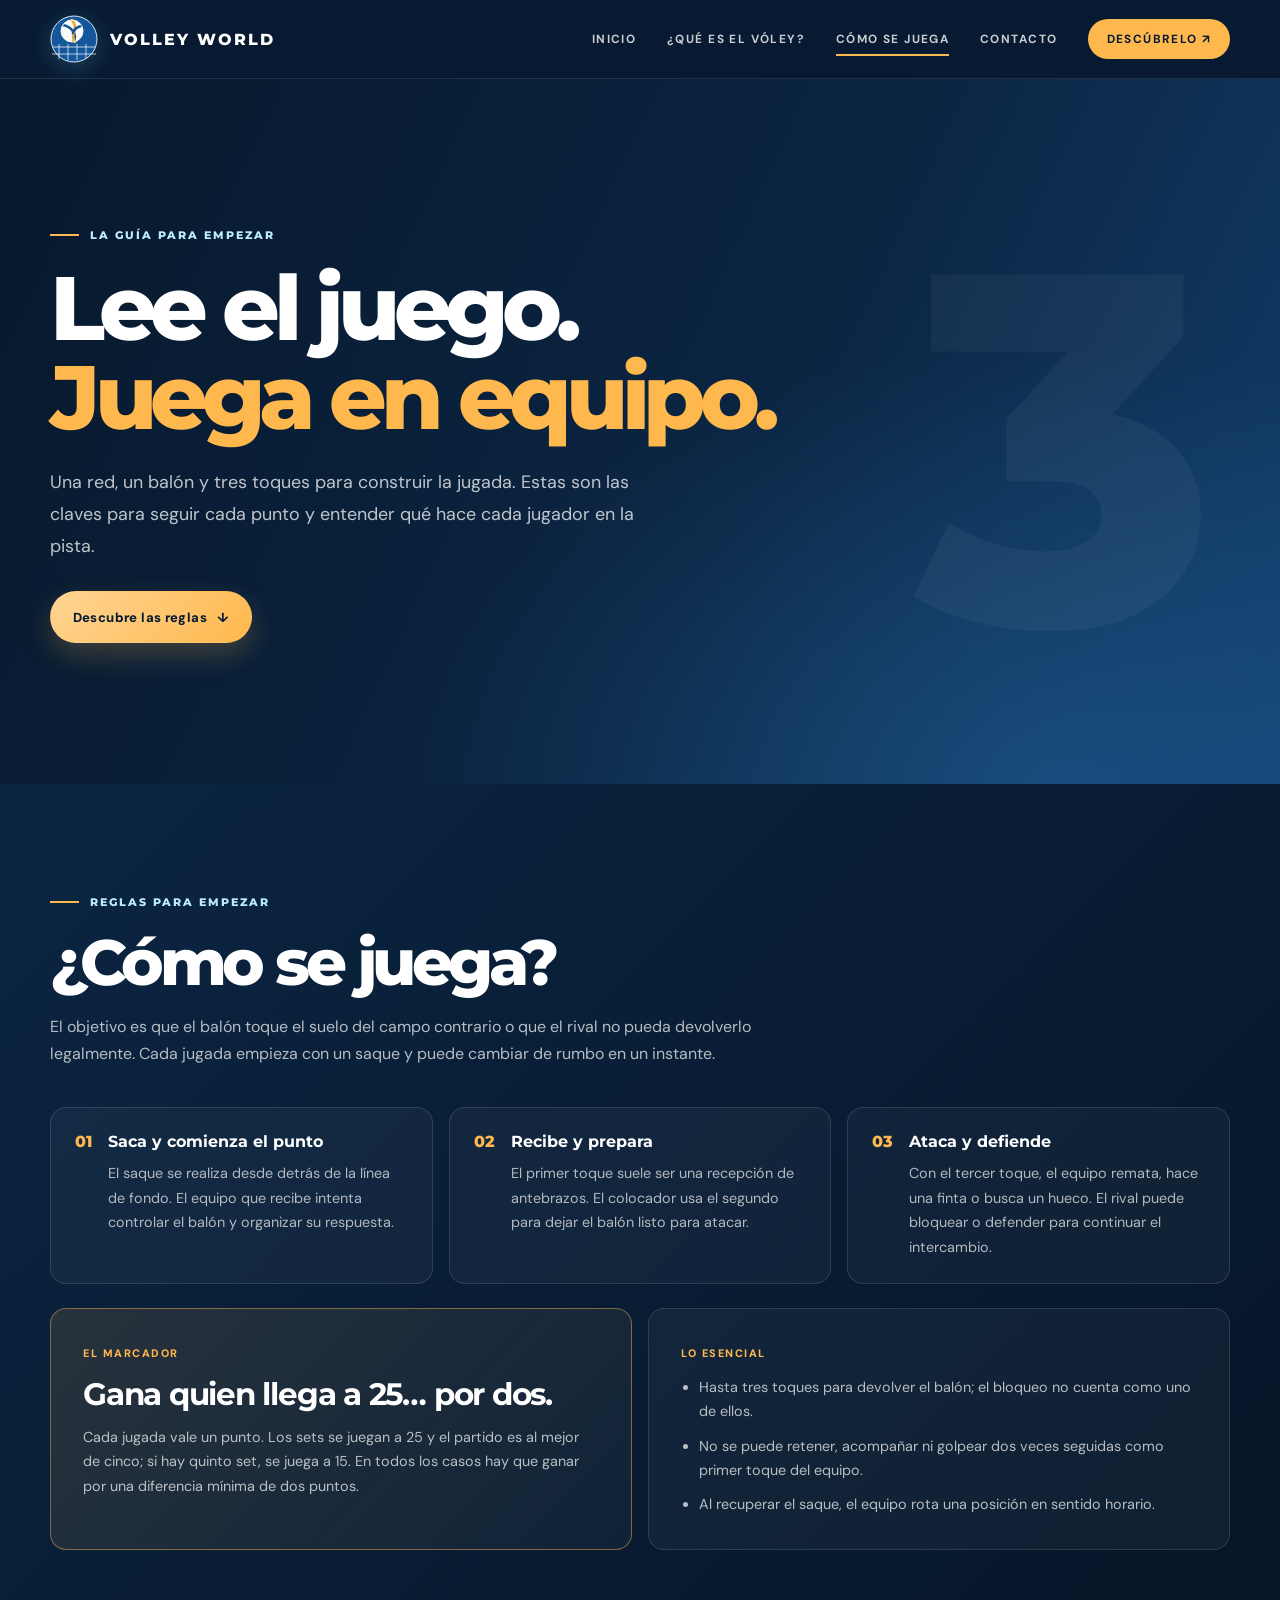
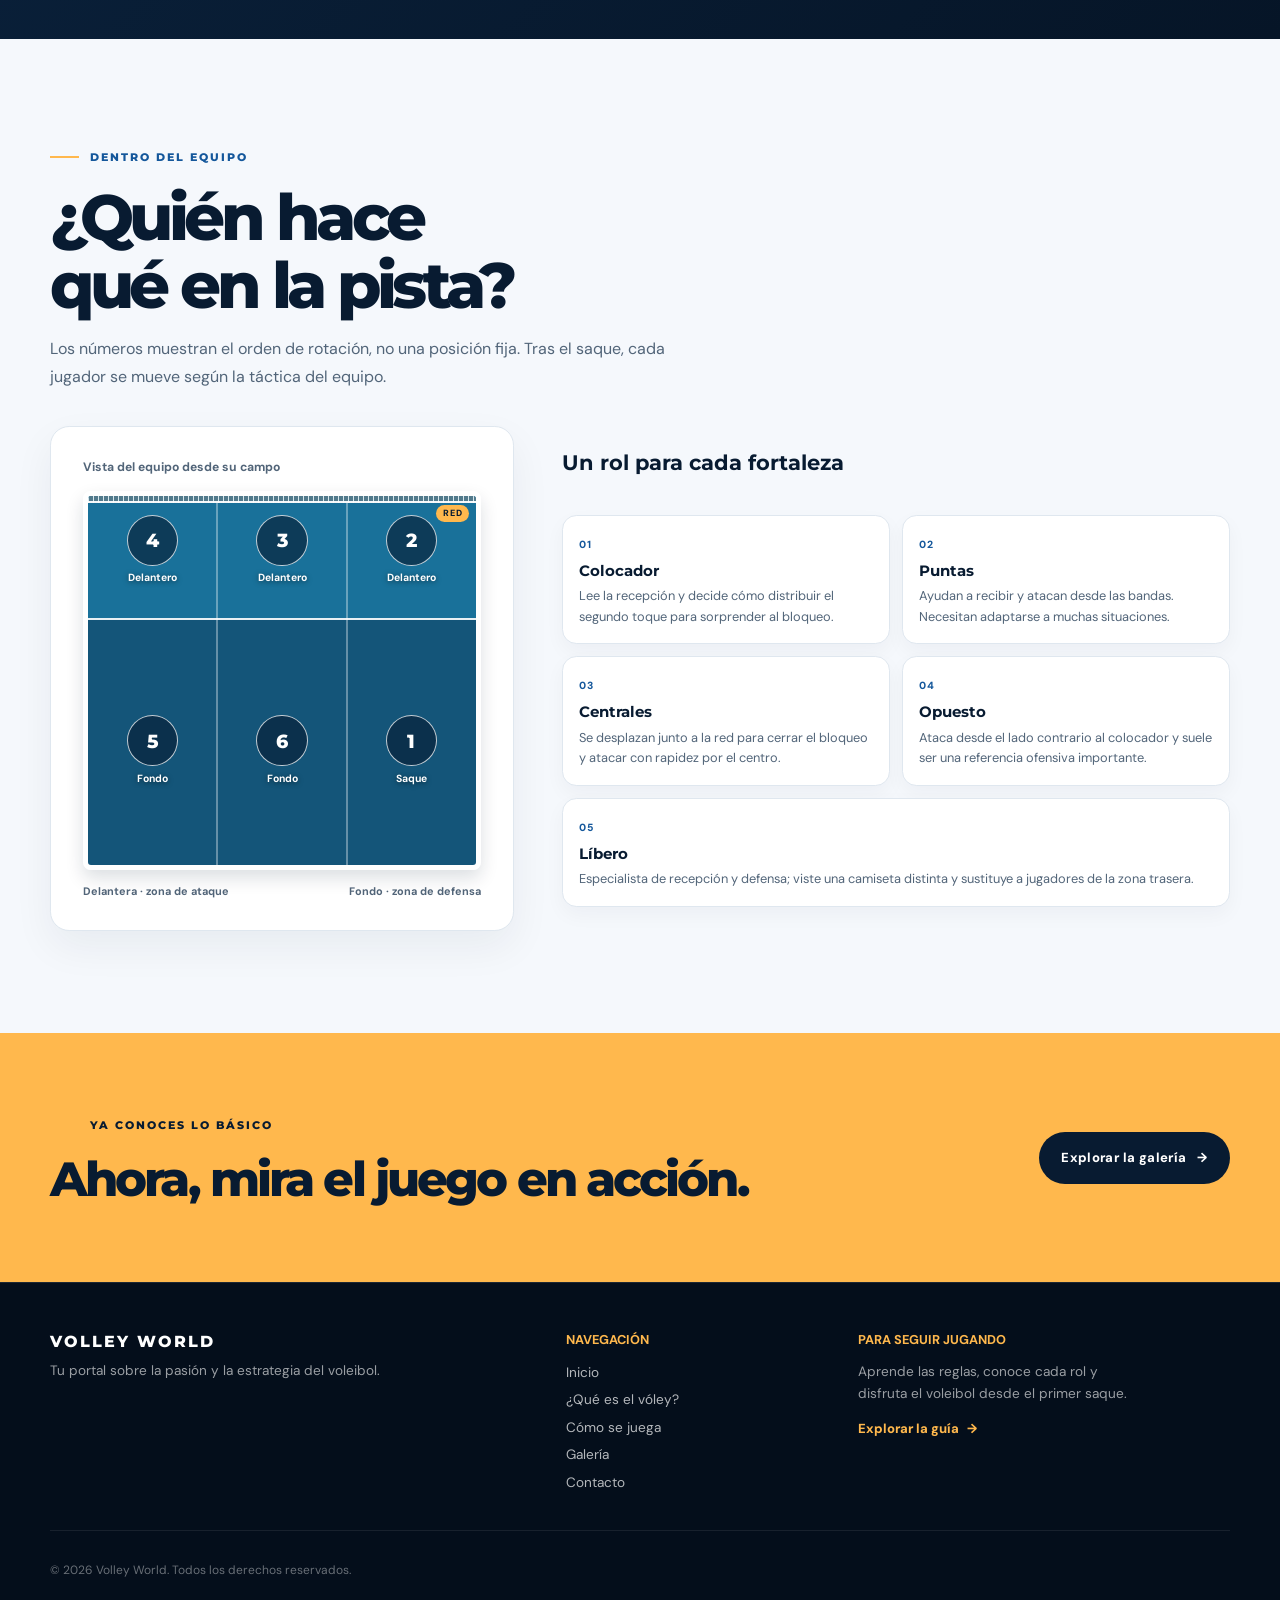
<file: guia.html>
<!DOCTYPE html>
<html lang="es">
  <head>
    <meta charset="UTF-8" />
    <meta name="viewport" content="width=device-width, initial-scale=1.0" />
    <meta
      name="description"
      content="Aprende cómo se juega al voleibol: los tres toques, las reglas, las posiciones y la rotación."
    />
    <meta name="theme-color" content="#081b31" />
    <title>Cómo se juega al voleibol — Volley World</title>
    <link rel="preconnect" href="https://fonts.googleapis.com" />
    <link rel="preconnect" href="https://fonts.gstatic.com" crossorigin />
    <link
      href="https://fonts.googleapis.com/css2?family=DM+Sans:wght@400;500;600;700;800&family=Montserrat:wght@500;600;700;800&display=swap"
      rel="stylesheet"
    />
    <link rel="stylesheet" href="styles.css" />
    <script src="script.js" defer></script>
  </head>
  <body>
    <header class="site-header">
      <div class="container header-inner">
        <a href="index.html#inicio" class="logo" aria-label="Volley World, inicio">
          <span class="logo-mark" aria-hidden="true">
            <svg viewBox="0 0 48 48" fill="none">
              <circle cx="24" cy="24" r="23" fill="#14579B" />
              <g stroke="rgba(255,255,255,.7)" stroke-width="1">
                <path d="M3 32h42M2 39h44M9 29v15M18 29v16M27 29v16M36 29v15" />
              </g>
              <circle cx="22" cy="16" r="11" fill="#F8FAFC" />
              <g fill="none" stroke-linecap="round" stroke-width="2.6">
                <path d="M13 10c5 1 9 4 11 8 1.5 3 1 6-.5 9" stroke="#14579B" />
                <path d="M22 5c3 4 4 8 2 12-1.5 3.5-1.3 6.5 1 10" stroke="#F0A52F" />
                <path d="M31 11c-4 1-7 3.5-8 7" stroke="#14579B" />
              </g>
              <circle cx="22" cy="16" r="11" stroke="rgba(255,255,255,.95)" stroke-width="1" />
              <circle cx="24" cy="24" r="23" stroke="rgba(255,255,255,.86)" stroke-width="1" />
            </svg>
          </span>
          <span>Volley World</span>
        </a>
        <button
          class="menu-toggle"
          type="button"
          aria-label="Abrir menú"
          aria-controls="main-nav"
          aria-expanded="false"
        >
          <svg viewBox="0 0 24 24" fill="none" aria-hidden="true">
            <path d="M4 7h16M4 12h16M4 17h16" stroke="currentColor" stroke-width="1.8" stroke-linecap="round" />
          </svg>
        </button>
        <nav class="nav" id="main-nav" aria-label="Menú principal">
          <a href="index.html#inicio">Inicio</a>
          <a href="index.html#que-es">¿Qué es el vóley?</a>
          <a href="#como-se-juega" aria-current="page">Cómo se juega</a>
          <a href="index.html#contacto">Contacto</a>
          <a class="nav-cta" href="index.html#galeria">Descúbrelo <span aria-hidden="true">↗</span></a>
        </nav>
      </div>
    </header>

    <main>
      <section class="page-hero" aria-labelledby="guide-title">
        <div class="container page-hero-inner" data-reveal>
          <p class="eyebrow hero-eyebrow">La guía para empezar</p>
          <h1 id="guide-title">Lee el juego.<br /><span>Juega en equipo.</span></h1>
          <p>
            Una red, un balón y tres toques para construir la jugada. Estas son las claves para seguir cada punto
            y entender qué hace cada jugador en la pista.
          </p>
          <a class="button button-primary" href="#como-se-juega">Descubre las reglas <span aria-hidden="true">↓</span></a>
        </div>
      </section>

      <section id="como-se-juega" class="play-section guide-play" aria-labelledby="play-title">
        <div class="container">
          <div class="play-heading" data-reveal>
            <p class="eyebrow">Reglas para empezar</p>
            <h2 id="play-title">¿Cómo se juega?</h2>
            <p class="section-desc">
              El objetivo es que el balón toque el suelo del campo contrario o que el rival no pueda devolverlo legalmente.
              Cada jugada empieza con un saque y puede cambiar de rumbo en un instante.
            </p>
          </div>
          <ol class="play-steps">
            <li data-reveal>
              <span class="step-number">01</span>
              <div>
                <h3>Saca y comienza el punto</h3>
                <p>El saque se realiza desde detrás de la línea de fondo. El equipo que recibe intenta controlar el balón y organizar su respuesta.</p>
              </div>
            </li>
            <li data-reveal>
              <span class="step-number">02</span>
              <div>
                <h3>Recibe y prepara</h3>
                <p>El primer toque suele ser una recepción de antebrazos. El colocador usa el segundo para dejar el balón listo para atacar.</p>
              </div>
            </li>
            <li data-reveal>
              <span class="step-number">03</span>
              <div>
                <h3>Ataca y defiende</h3>
                <p>Con el tercer toque, el equipo remata, hace una finta o busca un hueco. El rival puede bloquear o defender para continuar el intercambio.</p>
              </div>
            </li>
          </ol>
          <div class="rules-summary" data-reveal>
            <article class="rules-score">
              <span class="rules-kicker">El marcador</span>
              <h3>Gana quien llega a 25… por dos.</h3>
              <p>
                Cada jugada vale un punto. Los sets se juegan a 25 y el partido es al mejor de cinco; si hay quinto set,
                se juega a 15. En todos los casos hay que ganar por una diferencia mínima de dos puntos.
              </p>
            </article>
            <article class="rules-basics">
              <span class="rules-kicker">Lo esencial</span>
              <ul>
                <li>Hasta tres toques para devolver el balón; el bloqueo no cuenta como uno de ellos.</li>
                <li>No se puede retener, acompañar ni golpear dos veces seguidas como primer toque del equipo.</li>
                <li>Al recuperar el saque, el equipo rota una posición en sentido horario.</li>
              </ul>
            </article>
          </div>
        </div>
      </section>

      <section id="posiciones" class="positions-section" aria-labelledby="positions-title">
        <div class="container">
          <div class="positions-heading" data-reveal>
            <p class="eyebrow">Dentro del equipo</p>
            <h2 id="positions-title">¿Quién hace qué en la pista?</h2>
            <p>
              Los números muestran el orden de rotación, no una posición fija. Tras el saque, cada jugador se mueve
              según la táctica del equipo.
            </p>
          </div>

          <div class="positions-layout">
            <div class="court-panel" data-reveal>
              <p class="court-label">Vista del equipo desde su campo</p>
              <div class="court" role="img" aria-label="Media pista de voleibol vista desde el equipo: la red está arriba; las posiciones cuatro, tres y dos ocupan la zona delantera o zona de ataque, y las posiciones cinco, seis y uno el fondo">
                <ol class="court-positions" aria-hidden="true">
                  <li><span>4</span><small>Delantero</small></li>
                  <li><span>3</span><small>Delantero</small></li>
                  <li><span>2</span><small>Delantero</small></li>
                  <li><span>5</span><small>Fondo</small></li>
                  <li><span>6</span><small>Fondo</small></li>
                  <li><span>1</span><small>Saque</small></li>
                </ol>
                <span class="court-net" aria-hidden="true"><span>RED</span></span>
              </div>
              <div class="court-caption"><span>Delantera · zona de ataque</span><span>Fondo · zona de defensa</span></div>
            </div>

            <div class="role-content" data-reveal>
              <h3>Un rol para cada fortaleza</h3>
              <div class="roles-grid">
                <article class="role-card">
                  <span class="role-index">01</span>
                  <h4>Colocador</h4>
                  <p>Lee la recepción y decide cómo distribuir el segundo toque para sorprender al bloqueo.</p>
                </article>
                <article class="role-card">
                  <span class="role-index">02</span>
                  <h4>Puntas</h4>
                  <p>Ayudan a recibir y atacan desde las bandas. Necesitan adaptarse a muchas situaciones.</p>
                </article>
                <article class="role-card">
                  <span class="role-index">03</span>
                  <h4>Centrales</h4>
                  <p>Se desplazan junto a la red para cerrar el bloqueo y atacar con rapidez por el centro.</p>
                </article>
                <article class="role-card">
                  <span class="role-index">04</span>
                  <h4>Opuesto</h4>
                  <p>Ataca desde el lado contrario al colocador y suele ser una referencia ofensiva importante.</p>
                </article>
                <article class="role-card role-card-wide">
                  <span class="role-index">05</span>
                  <h4>Líbero</h4>
                  <p>Especialista de recepción y defensa; viste una camiseta distinta y sustituye a jugadores de la zona trasera.</p>
                </article>
              </div>
            </div>
          </div>
        </div>
      </section>

      <section class="guide-next" aria-label="Sigue explorando el voleibol">
        <div class="container guide-next-inner" data-reveal>
          <div>
            <p class="eyebrow">Ya conoces lo básico</p>
            <h2>Ahora, mira el juego en acción.</h2>
          </div>
          <a class="button button-dark" href="index.html#galeria">Explorar la galería <span aria-hidden="true">→</span></a>
        </div>
      </section>
    </main>

    <footer class="site-footer">
      <div class="container footer-inner">
        <div class="footer-brand">
          <a href="index.html#inicio" class="logo"><span>Volley World</span></a>
          <p class="footer-tagline">Tu portal sobre la pasión y la estrategia del voleibol.</p>
        </div>
        <div class="footer-links">
          <h4>Navegación</h4>
          <ul>
            <li><a href="index.html#inicio">Inicio</a></li>
            <li><a href="index.html#que-es">¿Qué es el vóley?</a></li>
            <li><a href="#como-se-juega">Cómo se juega</a></li>
            <li><a href="index.html#galeria">Galería</a></li>
            <li><a href="index.html#contacto">Contacto</a></li>
          </ul>
        </div>
        <div class="footer-about">
          <h4>Para seguir jugando</h4>
          <p>Aprende las reglas, conoce cada rol y disfruta el voleibol desde el primer saque.</p>
          <a href="#como-se-juega">Explorar la guía <span aria-hidden="true">→</span></a>
        </div>
      </div>
      <div class="container footer-bottom">
        <p>&copy; 2026 Volley World. Todos los derechos reservados.</p>
      </div>
    </footer>
  </body>
</html>
</file>
<file: styles.css>
:root {
  color-scheme: light;
  --navy: #081b31;
  --blue: #14579b;
  --orange: #ffb84d;
  --white: #fff;
  --content-width: 1180px;
  --header-height: 78px;
}

* {
  box-sizing: border-box;
}

html {
  scroll-behavior: smooth;
  scroll-padding-top: calc(var(--header-height) + 1rem);
}

body {
  margin: 0;
  background: var(--navy);
  color: var(--white);
  font-family: "DM Sans", sans-serif;
  -webkit-font-smoothing: antialiased;
}

a {
  color: inherit;
  text-decoration: none;
  -webkit-tap-highlight-color: transparent;
}

button {
  font: inherit;
  -webkit-tap-highlight-color: transparent;
}

::selection {
  color: var(--navy);
  background: #ffe0ad;
}

.container {
  width: min(var(--content-width), calc(100% - 3rem));
  margin-inline: auto;
}

.site-header {
  position: sticky;
  z-index: 20;
  top: 0;
  border-bottom: 1px solid rgba(255, 255, 255, 0.1);
  background: rgba(8, 27, 49, 0.96);
  backdrop-filter: blur(18px);
}

.header-inner {
  position: relative;
  display: flex;
  min-height: var(--header-height);
  align-items: center;
  justify-content: space-between;
  gap: 2rem;
}

.logo {
  display: inline-flex;
  flex: 0 0 auto;
  align-items: center;
  gap: 0.75rem;
  font-family: "Montserrat", sans-serif;
  font-size: 1.02rem;
  font-weight: 800;
  letter-spacing: 0.12em;
  text-transform: uppercase;
}

.logo-mark {
  display: block;
  width: 48px;
  aspect-ratio: 1;
  filter: drop-shadow(0 5px 12px rgba(90, 200, 255, 0.24));
  transition: transform 280ms ease;
}

.logo:hover .logo-mark {
  transform: rotate(24deg);
}

.logo-mark svg {
  display: block;
  width: 100%;
  height: 100%;
}

.nav {
  display: flex;
  align-items: center;
  gap: clamp(1.2rem, 2.4vw, 2rem);
}

.nav a {
  position: relative;
  color: rgba(255, 255, 255, 0.78);
  font-size: 0.74rem;
  font-weight: 700;
  letter-spacing: 0.12em;
  text-transform: uppercase;
  transition: color 180ms ease;
}

.nav a:not(.nav-cta)::after {
  position: absolute;
  right: 0;
  bottom: -0.55rem;
  left: 0;
  height: 2px;
  background: var(--orange);
  content: "";
  transform: scaleX(0);
  transform-origin: left;
  transition: transform 180ms ease;
}

.nav a:hover,
.nav a:focus-visible {
  color: var(--white);
}

.nav a:hover::after,
.nav a:focus-visible::after,
.nav a[aria-current="page"]:not(.nav-cta)::after {
  transform: scaleX(1);
}

.nav .nav-cta {
  padding: 0.78rem 1.15rem;
  border-radius: 99px;
  background: var(--orange);
  color: var(--navy);
  transition: transform 180ms ease, background 180ms ease;
}

.nav .nav-cta:hover,
.nav .nav-cta:focus-visible {
  background: #ffd08a;
  color: var(--navy);
  transform: translateY(-2px);
}

.nav .nav-cta[aria-current="page"] {
  background: #ffd08a;
}

.menu-toggle {
  display: none;
  flex: 0 0 44px;
  width: 44px;
  height: 44px;
  align-items: center;
  justify-content: center;
  border: 1px solid rgba(255, 255, 255, 0.24);
  border-radius: 50%;
  background: transparent;
  color: var(--white);
  cursor: pointer;
}

.menu-toggle svg {
  width: 20px;
  height: 20px;
}

.hero {
  position: relative;
  display: flex;
  min-height: min(740px, calc(100svh - var(--header-height)));
  align-items: center;
  overflow: hidden;
  padding: clamp(4.5rem, 8vw, 7.5rem) 0;
  background:
    radial-gradient(ellipse at 75% 100%, rgba(35, 101, 159, 0.5), transparent 48%),
    linear-gradient(115deg, #07182c 0%, #0b2542 58%, #123e6b 100%);
}

.page-hero {
  position: relative;
  overflow: hidden;
  padding: clamp(5rem, 11vw, 9rem) 0;
  background:
    radial-gradient(ellipse at 82% 100%, rgba(35, 101, 159, 0.48), transparent 44%),
    linear-gradient(115deg, #07182c 0%, #0b2542 58%, #123e6b 100%);
}

.page-hero::before {
  position: absolute;
  top: 50%;
  right: max(4rem, calc((100% - var(--content-width)) / 2));
  color: rgba(255, 255, 255, 0.045);
  content: "3";
  font-family: "Montserrat", sans-serif;
  font-size: clamp(20rem, 39vw, 36rem);
  font-weight: 800;
  line-height: 0.7;
  pointer-events: none;
  transform: translateY(-46%);
}

.page-hero-inner {
  position: relative;
  z-index: 1;
  max-width: var(--content-width);
}

.page-hero h1 {
  max-width: 13ch;
  margin: 0;
  font-family: "Montserrat", sans-serif;
  font-size: clamp(3.2rem, 7vw, 6rem);
  font-weight: 800;
  letter-spacing: -0.07em;
  line-height: 1;
  text-wrap: balance;
}

.page-hero h1 span {
  color: var(--orange);
}

.page-hero-inner > p:not(.eyebrow) {
  max-width: 600px;
  margin: 1.5rem 0 0;
  color: rgba(255, 255, 255, 0.74);
  font-size: clamp(1rem, 1.5vw, 1.12rem);
  line-height: 1.8;
}

.page-hero .button {
  margin-top: 1.8rem;
}

.hero::before,
.hero::after {
  position: absolute;
  border: 1px solid rgba(255, 255, 255, 0.09);
  border-radius: 50%;
  content: "";
  pointer-events: none;
}

.hero::before {
  top: -28rem;
  left: 34%;
  width: 54rem;
  aspect-ratio: 1;
  box-shadow: 0 0 0 4rem rgba(255, 255, 255, 0.025), 0 0 0 9rem rgba(255, 255, 255, 0.018);
}

.hero::after {
  right: -14rem;
  bottom: -25rem;
  width: 42rem;
  aspect-ratio: 1;
  box-shadow: 0 0 0 3rem rgba(255, 255, 255, 0.025), 0 0 0 7rem rgba(255, 255, 255, 0.018);
}

.hero-inner {
  position: relative;
  z-index: 1;
  display: grid;
  grid-template-columns: minmax(0, 0.88fr) minmax(0, 1.12fr);
  align-items: center;
  gap: clamp(2.5rem, 7vw, 6.5rem);
}

.hero-copy {
  max-width: 550px;
}

.eyebrow {
  display: inline-flex;
  align-items: center;
  gap: 0.7rem;
  margin: 0 0 1.3rem;
  color: var(--blue);
  font-family: "Montserrat", sans-serif;
  font-size: 0.7rem;
  font-weight: 800;
  letter-spacing: 0.18em;
  text-transform: uppercase;
}

.eyebrow::before {
  width: 1.8rem;
  height: 2px;
  background: var(--orange);
  content: "";
}

.hero-eyebrow {
  color: #bcecff;
}

.hero h1 {
  max-width: 10ch;
  margin: 0;
  font-family: "Montserrat", sans-serif;
  font-size: clamp(3.4rem, 6.5vw, 6.3rem);
  font-weight: 800;
  letter-spacing: -0.065em;
  line-height: 0.99;
  text-wrap: balance;
}

.hero h1 span {
  color: var(--orange);
}

.hero-description {
  max-width: 440px;
  margin: 1.5rem 0 0;
  color: rgba(255, 255, 255, 0.74);
  font-size: clamp(1rem, 1.5vw, 1.12rem);
  line-height: 1.8;
}

.button {
  display: inline-flex;
  min-height: 52px;
  align-items: center;
  justify-content: center;
  gap: 0.65rem;
  padding: 0.9rem 1.35rem;
  border: 1px solid transparent;
  border-radius: 99px;
  font-size: 0.82rem;
  font-weight: 800;
  letter-spacing: 0.03em;
  transition: transform 180ms ease, box-shadow 180ms ease, background 180ms ease;
}

.button:hover,
.button:focus-visible {
  transform: translateY(-2px);
}

.button-primary {
  margin-top: 2rem;
  background: linear-gradient(135deg, #ffd594, var(--orange));
  box-shadow: 0 12px 28px rgba(255, 184, 77, 0.22);
  color: var(--navy);
}

.button-primary:hover,
.button-primary:focus-visible {
  box-shadow: 0 16px 32px rgba(255, 184, 77, 0.34);
}

.hero-visual {
  position: relative;
  min-height: 440px;
  margin: 0;
}

.hero-photo {
  position: absolute;
  inset: 0 0 0 5%;
  overflow: hidden;
  border: 1px solid rgba(255, 255, 255, 0.28);
  border-radius: 46% 46% 1.5rem 1.5rem;
  box-shadow: 0 30px 70px rgba(0, 0, 0, 0.3);
  transform: rotate(2deg);
}

.hero-photo::after {
  position: absolute;
  inset: 0;
  background: linear-gradient(180deg, transparent 40%, rgba(6, 24, 47, 0.74));
  content: "";
}

.hero-photo img {
  display: block;
  width: 100%;
  height: 100%;
  object-fit: cover;
  object-position: center;
  transform: scale(1.04) rotate(-2deg);
}

.hero-photo-label {
  position: absolute;
  z-index: 1;
  right: 0;
  bottom: 1.5rem;
  left: 0;
  display: flex;
  align-items: center;
  justify-content: center;
  gap: 1rem;
  color: var(--white);
  font-size: 0.68rem;
  font-style: normal;
  font-weight: 800;
  letter-spacing: 0.13em;
  text-transform: uppercase;
}

.hero-photo-label i {
  color: var(--orange);
  font-style: normal;
}

.hero-ball {
  position: absolute;
  z-index: 2;
  top: 12%;
  left: 0;
  display: grid;
  width: 68px;
  aspect-ratio: 1;
  place-items: center;
  border: 5px solid rgba(255, 255, 255, 0.85);
  border-radius: 50%;
  background: linear-gradient(135deg, #fff4d8, var(--orange));
  box-shadow: 0 14px 30px rgba(0, 0, 0, 0.25);
  font-size: 1.8rem;
  animation: float 4s ease-in-out infinite;
}

.hero-stamp {
  position: absolute;
  right: -1rem;
  bottom: 2.5rem;
  display: grid;
  width: 110px;
  aspect-ratio: 1;
  place-content: center;
  border: 1px solid rgba(255, 255, 255, 0.35);
  border-radius: 50%;
  background: rgba(8, 27, 49, 0.74);
  text-align: center;
  transform: rotate(8deg);
}

.hero-stamp strong {
  color: var(--orange);
  font-family: "Montserrat", sans-serif;
  font-size: 1.6rem;
}

.hero-stamp span {
  max-width: 7ch;
  font-size: 0.58rem;
  font-weight: 700;
  letter-spacing: 0.1em;
  line-height: 1.3;
  text-transform: uppercase;
}

.hero-scroll {
  position: absolute;
  z-index: 1;
  bottom: 1.3rem;
  left: max(1.5rem, calc((100% - var(--content-width)) / 2));
  display: inline-flex;
  align-items: center;
  gap: 0.75rem;
  color: rgba(255, 255, 255, 0.58);
  font-size: 0.64rem;
  font-weight: 700;
  letter-spacing: 0.13em;
  text-transform: uppercase;
}

.scroll-line {
  position: relative;
  width: 2.5rem;
  height: 1px;
  overflow: hidden;
  background: rgba(255, 255, 255, 0.28);
}

.scroll-line::after {
  position: absolute;
  inset: 0;
  background: var(--orange);
  content: "";
  animation: scan 2.2s ease-in-out infinite;
}

.contact-section {
  position: relative;
  overflow: hidden;
  padding: clamp(4rem, 8vw, 6.5rem) 0;
  background:
    radial-gradient(ellipse at 95% 0%, rgba(255, 222, 164, 0.48), transparent 38%),
    var(--orange);
  color: var(--navy);
}

.contact-inner {
  display: flex;
  align-items: center;
  justify-content: space-between;
  gap: 2rem;
}

.contact-copy {
  max-width: 720px;
}

.contact-copy .eyebrow {
  color: var(--navy);
}

.contact-copy h2 {
  margin: 0;
  font-family: "Montserrat", sans-serif;
  font-size: clamp(2.5rem, 5.5vw, 4.8rem);
  font-weight: 800;
  letter-spacing: -0.07em;
  line-height: 1;
  text-wrap: balance;
}

.contact-copy p:last-child {
  max-width: 520px;
  margin: 1.2rem 0 0;
  color: rgba(8, 27, 49, 0.76);
  line-height: 1.75;
}

.button-dark {
  flex: 0 0 auto;
  background: var(--navy);
  color: var(--white);
}

.button-dark:hover,
.button-dark:focus-visible {
  background: #123e6b;
}

:focus-visible {
  outline: 3px solid #5ac8ff;
  outline-offset: 4px;
}

html.has-js [data-reveal] {
  opacity: 0;
  transform: translateY(22px);
  transition: opacity 650ms ease, transform 650ms cubic-bezier(0.2, 0.7, 0.2, 1);
}

html.has-js [data-reveal].is-visible {
  opacity: 1;
  transform: translateY(0);
}

@keyframes float {
  0%,
  100% {
    transform: translateY(0) rotate(-14deg);
  }
  50% {
    transform: translateY(-10px) rotate(-7deg);
  }
}

@keyframes scan {
  0% {
    transform: translateX(-100%);
  }
  55%,
  100% {
    transform: translateX(100%);
  }
}

@media (max-width: 900px) {
  .nav {
    gap: 1rem;
  }

  .hero-inner {
    grid-template-columns: minmax(0, 0.92fr) minmax(0, 1.08fr);
    gap: 2.5rem;
  }

  .hero-visual {
    min-height: 390px;
  }
}

@media (max-width: 760px) {
  :root {
    --header-height: 70px;
  }

  .container {
    width: min(var(--content-width), calc(100% - 2rem));
  }

  .header-inner {
    gap: 0.75rem;
  }

  .menu-toggle {
    display: inline-flex;
  }

  .nav {
    position: absolute;
    top: calc(100% + 0.65rem);
    right: 0;
    left: 0;
    display: none;
    align-items: stretch;
    gap: 0.25rem;
    padding: 0.75rem;
    border: 1px solid rgba(255, 255, 255, 0.12);
    border-radius: 1rem;
    background: #0b2542;
    box-shadow: 0 20px 40px rgba(8, 27, 49, 0.28);
  }

  .nav.is-open {
    display: flex;
    flex-direction: column;
  }

  .nav a,
  .nav .nav-cta {
    padding: 0.9rem 1rem;
    border-radius: 0.7rem;
    font-size: 0.76rem;
  }

  .nav .nav-cta {
    margin-top: 0.25rem;
    text-align: center;
  }

  .nav a:not(.nav-cta)::after {
    display: none;
  }

  .nav a:not(.nav-cta):hover,
  .nav a:not(.nav-cta):focus-visible {
    background: rgba(255, 255, 255, 0.08);
  }

  .hero {
    min-height: auto;
    padding: 4.5rem 0 5.5rem;
  }

  .hero-inner {
    grid-template-columns: 1fr;
    gap: 3rem;
  }

  .hero-copy {
    max-width: 620px;
  }

  .hero h1 {
    max-width: 12ch;
  }

  .hero-visual {
    min-height: min(62vw, 460px);
  }

  .hero-scroll {
    bottom: 1.2rem;
  }

  .contact-inner {
    align-items: flex-start;
    flex-direction: column;
  }
}

@media (max-width: 520px) {
  .hero {
    padding: 3.8rem 0 5rem;
  }

  .hero h1 {
    font-size: clamp(3.2rem, 14vw, 4.3rem);
  }

  .button-primary {
    width: 100%;
  }

  .hero-visual {
    min-height: 310px;
  }

  .hero-photo {
    left: 4%;
  }

  .hero-photo-label {
    right: 0;
    bottom: 1.6rem;
    left: 0;
    font-size: 0.57rem;
    letter-spacing: 0.09em;
  }

  .hero-ball {
    width: 56px;
    font-size: 1.45rem;
  }

  .hero-stamp {
    right: -0.4rem;
    bottom: 1.2rem;
    width: 88px;
  }

  .hero-stamp strong {
    font-size: 1.3rem;
  }

  .hero-stamp span {
    font-size: 0.5rem;
  }

  .hero-scroll {
    left: 1rem;
  }

  .contact-inner .button {
    width: 100%;
  }
}

@media (prefers-reduced-motion: reduce) {
  *,
  *::before,
  *::after {
    scroll-behavior: auto !important;
    animation-duration: 0.01ms !important;
    animation-iteration-count: 1 !important;
    transition-duration: 0.01ms !important;
  }

  html.has-js [data-reveal] {
    opacity: 1;
    transform: none;
  }
}

.gallery-section {
  padding: clamp(4rem, 8vw, 7rem) 0;
  background: linear-gradient(180deg, var(--navy) 0%, #061527 100%);
}

.gallery-header {
  margin-bottom: 2.5rem;
}

.gallery-filters {
  display: flex;
  flex-wrap: wrap;
  gap: 0.6rem;
  margin-top: 1.5rem;
}

.filter-btn {
  padding: 0.5rem 1rem;
  border: 1px solid rgba(255, 255, 255, 0.2);
  border-radius: 99px;
  background: transparent;
  color: #fff;
  cursor: pointer;
  font-size: 0.78rem;
  font-weight: 700;
  text-transform: uppercase;
  transition: background 200ms ease, color 200ms ease;
}

.filter-btn.active,
.filter-btn:hover {
  background: var(--orange);
  color: var(--navy);
  border-color: var(--orange);
}

.gallery-grid {
  display: grid;
  grid-template-columns: repeat(auto-fill, minmax(260px, 1fr));
  gap: 1.5rem;
}

.gallery-card {
  display: flex;
  flex-direction: column;
  overflow: hidden;
  border: 1px solid rgba(255, 255, 255, 0.1);
  border-radius: 1rem;
  background: rgba(13, 40, 71, 0.6);
  transition: transform 300ms ease, border-color 300ms ease;
}

.gallery-card:hover {
  transform: translateY(-6px);
  border-color: var(--orange);
}

.gallery-card.is-hidden {
  display: none;
}

.card-media {
  position: relative;
  width: 100%;
  aspect-ratio: 16 / 10;
  overflow: hidden;
}

.card-media img {
  width: 100%;
  height: 100%;
  object-fit: cover;
}

.card-media-setting img {
  object-position: center 25%;
}

.card-badge {
  position: absolute;
  top: 0.7rem;
  right: 0.7rem;
  padding: 0.25rem 0.6rem;
  border-radius: 99px;
  background: var(--orange);
  color: var(--navy);
  font-size: 0.65rem;
  font-weight: 800;
  text-transform: uppercase;
}

.card-badge-alt { background: #5ac8ff; color: var(--navy); }
.card-badge-dark { background: #ffffff; color: var(--navy); }

.card-body {
  padding: 1.25rem;
}

.card-number {
  color: var(--orange);
  font-size: 0.8rem;
  font-weight: 800;
}

.card-body h3 {
  margin: 0.3rem 0;
  font-size: 1.2rem;
}

.card-body p {
  margin: 0;
  color: rgba(255, 255, 255, 0.7);
  font-size: 0.85rem;
  line-height: 1.5;
}

/* FOOTER */
.site-footer {
  border-top: 1px solid rgba(255, 255, 255, 0.1);
  background: #040e1b;
  padding: 3rem 0 1.5rem;
}

.footer-inner {
  display: grid;
  grid-template-columns: minmax(0, 1.3fr) minmax(150px, 0.7fr) minmax(0, 1fr);
  align-items: start;
  gap: 2rem;
  padding-bottom: 2rem;
  border-bottom: 1px solid rgba(255, 255, 255, 0.08);
}

.footer-brand {
  max-width: 340px;
}

.footer-tagline {
  margin-top: 0.5rem;
  color: rgba(255, 255, 255, 0.6);
  font-size: 0.85rem;
  line-height: 1.65;
}

.footer-links h4 {
  margin: 0 0 0.8rem;
  color: var(--orange);
  font-size: 0.8rem;
  text-transform: uppercase;
}

.footer-links ul {
  list-style: none;
  padding: 0;
  margin: 0;
}

.footer-links li { margin-bottom: 0.4rem; }
.footer-links a { color: rgba(255, 255, 255, 0.7); font-size: 0.85rem; }

.footer-about {
  max-width: 280px;
}

.footer-about h4 {
  margin: 0 0 0.8rem;
  color: var(--orange);
  font-size: 0.8rem;
  text-transform: uppercase;
}

.footer-about p {
  margin: 0;
  color: rgba(255, 255, 255, 0.6);
  font-size: 0.85rem;
  line-height: 1.65;
}

.footer-about a {
  display: inline-flex;
  align-items: center;
  gap: 0.5rem;
  margin-top: 0.85rem;
  color: var(--orange);
  font-size: 0.82rem;
  font-weight: 800;
}

.footer-about a span {
  transition: transform 180ms ease;
}

.footer-about a:hover span,
.footer-about a:focus-visible span {
  transform: translateX(4px);
}

.footer-bottom {
  padding-top: 1.2rem;
  color: rgba(255, 255, 255, 0.4);
  font-size: 0.75rem;
}

.info-section {
  padding: clamp(4rem, 8vw, 7rem) 0;
  background: #f5f8fc;
  color: var(--navy);
}

.info-layout {
  display: grid;
  grid-template-columns: minmax(0, 0.9fr) minmax(0, 1.1fr);
  align-items: center;
  gap: clamp(2.5rem, 7vw, 6rem);
}

.info-copy {
  max-width: 500px;
}

.info-copy h2,
.play-heading h2 {
  margin: 0;
  font-family: "Montserrat", sans-serif;
  font-size: clamp(2.4rem, 5vw, 4.2rem);
  font-weight: 800;
  letter-spacing: -0.07em;
  line-height: 1.05;
  text-wrap: balance;
}

.info-copy > p:not(.eyebrow) {
  margin: 1.25rem 0 0;
  color: #43566c;
  font-size: 1.05rem;
  line-height: 1.8;
}

.info-copy > p:not(.eyebrow) + p {
  margin-top: 0.9rem;
}

.info-copy em {
  color: var(--blue);
  font-weight: 700;
}

.info-facts {
  display: grid;
  grid-template-columns: repeat(2, minmax(0, 1fr));
  gap: 1rem;
}

.fact-card {
  min-height: 230px;
  padding: clamp(1.25rem, 3vw, 2rem);
  border: 1px solid #dfe7ef;
  border-radius: 1.25rem;
  background: var(--white);
  box-shadow: 0 16px 40px rgba(8, 27, 49, 0.06);
}

.fact-number {
  display: block;
  color: var(--blue);
  font-family: "Montserrat", sans-serif;
  font-size: clamp(3rem, 6vw, 4.5rem);
  font-weight: 800;
  letter-spacing: -0.08em;
  line-height: 1;
}

.fact-card h3 {
  margin: 0.8rem 0 0;
  font-family: "Montserrat", sans-serif;
  font-size: 1rem;
}

.fact-card p {
  margin: 0.55rem 0 0;
  color: #5e6e80;
  font-size: 0.88rem;
  line-height: 1.6;
}

.play-section {
  padding: clamp(4rem, 8vw, 7rem) 0;
  background: linear-gradient(135deg, #0b2542, #061527);
}

.play-heading {
  max-width: 720px;
  margin-bottom: 2.5rem;
}

.play-heading .eyebrow {
  color: #bcecff;
}

.section-desc {
  margin: 1rem 0 0;
  color: rgba(255, 255, 255, 0.7);
  line-height: 1.7;
}

.play-steps {
  display: grid;
  grid-template-columns: repeat(3, minmax(0, 1fr));
  gap: 1rem;
  margin: 0;
  padding: 0;
  list-style: none;
}

.play-steps li {
  display: flex;
  align-items: flex-start;
  gap: 1rem;
  padding: 1.5rem;
  border: 1px solid rgba(255, 255, 255, 0.12);
  border-radius: 1rem;
  background: rgba(255, 255, 255, 0.04);
}

.step-number {
  flex: 0 0 auto;
  color: var(--orange);
  font-family: "Montserrat", sans-serif;
  font-size: 1rem;
  font-weight: 800;
}

.play-steps h3 {
  margin: 0;
  font-family: "Montserrat", sans-serif;
  font-size: 1rem;
}

.play-steps p,
.rotation-note {
  color: rgba(255, 255, 255, 0.68);
  font-size: 0.9rem;
  line-height: 1.7;
}

.play-steps p {
  margin: 0.65rem 0 0;
}

.rotation-note {
  max-width: 760px;
  margin: 1.25rem 0 0;
}

.rotation-note strong {
  color: var(--orange);
}

.rules-detail {
  max-width: 900px;
  margin-top: 2rem;
  padding: 1.5rem;
  border-left: 3px solid var(--orange);
  background: rgba(255, 255, 255, 0.05);
}

.rules-detail h3,
.roles-section > h3 {
  margin: 0;
  font-family: "Montserrat", sans-serif;
  font-size: 1.2rem;
}

.rules-detail ul {
  display: grid;
  gap: 0.65rem;
  margin: 1rem 0 0;
  padding-left: 1.2rem;
  color: rgba(255, 255, 255, 0.72);
  line-height: 1.7;
}

.discover-section {
  padding: clamp(4rem, 8vw, 7rem) 0;
  background: #f5f8fc;
  color: var(--navy);
}

.discover-heading {
  max-width: 720px;
  margin-bottom: 2rem;
}

.discover-heading h2 {
  max-width: 16ch;
  margin: 0;
  font-family: "Montserrat", sans-serif;
  font-size: clamp(2.3rem, 5vw, 4rem);
  font-weight: 800;
  letter-spacing: -0.07em;
  line-height: 1.05;
  text-wrap: balance;
}

.discover-heading > p:last-child {
  max-width: 600px;
  margin: 1rem 0 0;
  color: #526579;
  font-size: 1rem;
  line-height: 1.75;
}

.discover-grid {
  display: grid;
  grid-template-columns: repeat(3, minmax(0, 1fr));
  gap: 1rem;
}

.discover-card {
  display: flex;
  min-height: 270px;
  flex-direction: column;
  padding: clamp(1.4rem, 3vw, 2rem);
  border: 1px solid #dfe7ef;
  border-radius: 1.1rem;
  background: var(--white);
  box-shadow: 0 16px 38px rgba(8, 27, 49, 0.055);
  transition: transform 200ms ease, box-shadow 200ms ease, border-color 200ms ease;
}

.discover-card:hover,
.discover-card:focus-visible {
  border-color: var(--blue);
  box-shadow: 0 20px 42px rgba(8, 27, 49, 0.1);
  transform: translateY(-4px);
}

.discover-card-highlight {
  border-color: var(--navy);
  background: var(--navy);
  color: var(--white);
}

.discover-number {
  color: var(--blue);
  font-family: "Montserrat", sans-serif;
  font-size: 0.68rem;
  font-weight: 800;
  letter-spacing: 0.12em;
}

.discover-card-highlight .discover-number {
  color: var(--orange);
}

.discover-card h3 {
  margin: 1.4rem 0 0;
  font-family: "Montserrat", sans-serif;
  font-size: 1.3rem;
}

.discover-card p {
  margin: 0.65rem 0 1.4rem;
  color: #5e6e80;
  font-size: 0.9rem;
  line-height: 1.65;
}

.discover-card-highlight p {
  color: rgba(255, 255, 255, 0.7);
}

.discover-link {
  display: flex;
  align-items: center;
  justify-content: space-between;
  gap: 1rem;
  margin-top: auto;
  color: var(--blue);
  font-size: 0.83rem;
  font-weight: 800;
}

.discover-link span {
  font-size: 1.1rem;
  transition: transform 180ms ease;
}

.discover-card:hover .discover-link span,
.discover-card:focus-visible .discover-link span {
  transform: translateX(4px);
}

.discover-card-highlight .discover-link {
  color: var(--orange);
}

.roles-section {
  margin-top: clamp(3rem, 6vw, 5rem);
  padding-top: 2rem;
  border-top: 1px solid rgba(255, 255, 255, 0.14);
}

.guide-play {
  padding-bottom: clamp(4rem, 7vw, 6rem);
}

.rules-summary {
  display: grid;
  grid-template-columns: minmax(0, 1fr) minmax(0, 1fr);
  gap: 1rem;
  margin-top: 1.5rem;
}

.rules-score,
.rules-basics {
  padding: clamp(1.4rem, 3vw, 2rem);
  border: 1px solid rgba(255, 255, 255, 0.12);
  border-radius: 1rem;
  background: rgba(255, 255, 255, 0.045);
}

.rules-score {
  border-color: rgba(255, 184, 77, 0.45);
  background: linear-gradient(135deg, rgba(255, 184, 77, 0.12), rgba(255, 255, 255, 0.035));
}

.rules-kicker {
  color: var(--orange);
  font-size: 0.68rem;
  font-weight: 800;
  letter-spacing: 0.14em;
  text-transform: uppercase;
}

.rules-score h3 {
  margin: 0.8rem 0 0;
  font-family: "Montserrat", sans-serif;
  font-size: clamp(1.4rem, 2.4vw, 2rem);
  letter-spacing: -0.04em;
}

.rules-score p,
.rules-basics li {
  color: rgba(255, 255, 255, 0.7);
  font-size: 0.9rem;
  line-height: 1.7;
}

.rules-score p {
  margin: 0.75rem 0 0;
}

.rules-basics ul {
  display: grid;
  gap: 0.6rem;
  margin: 0.8rem 0 0;
  padding-left: 1.1rem;
}

.positions-section {
  padding: clamp(4rem, 8vw, 7rem) 0;
  background: #f5f8fc;
  color: var(--navy);
}

.positions-heading {
  max-width: 760px;
  margin-bottom: 2.2rem;
}

.positions-heading h2 {
  margin: 0;
  font-family: "Montserrat", sans-serif;
  font-size: clamp(2.3rem, 5vw, 4rem);
  font-weight: 800;
  letter-spacing: -0.07em;
  line-height: 1.05;
  text-wrap: balance;
}

.positions-heading > p:last-child {
  max-width: 650px;
  margin: 1rem 0 0;
  color: #526579;
  line-height: 1.75;
}

.positions-layout {
  display: grid;
  grid-template-columns: minmax(280px, 0.82fr) minmax(0, 1.18fr);
  align-items: stretch;
  gap: clamp(1.5rem, 4vw, 3rem);
}

.court-panel {
  display: flex;
  flex-direction: column;
  justify-content: center;
  padding: clamp(1.2rem, 3vw, 2rem);
  border: 1px solid #dfe7ef;
  border-radius: 1.2rem;
  background: var(--white);
  box-shadow: 0 16px 40px rgba(8, 27, 49, 0.06);
}

.court-label {
  margin: 0 0 1rem;
  color: #526579;
  font-size: 0.76rem;
  font-weight: 700;
}

.court {
  position: relative;
  overflow: hidden;
  aspect-ratio: 1.05;
  border: 5px solid var(--white);
  border-radius: 0.5rem;
  background:
    linear-gradient(to bottom, transparent calc(33.333% - 1px), rgba(255, 255, 255, 0.9) calc(33.333% - 1px), rgba(255, 255, 255, 0.9) calc(33.333% + 1px), transparent calc(33.333% + 1px)),
    linear-gradient(90deg, transparent calc(33.333% - 1px), rgba(255, 255, 255, 0.35) calc(33.333% - 1px), rgba(255, 255, 255, 0.35) calc(33.333% + 1px), transparent calc(33.333% + 1px)),
    linear-gradient(90deg, transparent calc(66.666% - 1px), rgba(255, 255, 255, 0.35) calc(66.666% - 1px), rgba(255, 255, 255, 0.35) calc(66.666% + 1px), transparent calc(66.666% + 1px)),
    linear-gradient(180deg, #19719a 0 33.333%, #145579 33.333% 100%);
  box-shadow: 0 8px 18px rgba(8, 27, 49, 0.14);
}

.court-positions {
  position: absolute;
  inset: 0;
  display: grid;
  grid-template-columns: repeat(3, 1fr);
  grid-template-rows: 1fr 2fr;
  margin: 0;
  padding: 0;
  list-style: none;
}

.court-positions li {
  display: flex;
  align-items: center;
  justify-content: center;
  flex-direction: column;
  gap: 0.35rem;
  color: var(--white);
  text-align: center;
}

.court-positions li:nth-child(-n + 3) {
  padding-bottom: 1rem;
}

.court-positions li:nth-child(n + 4) {
  padding-top: 1rem;
}

.court-positions li > span {
  display: grid;
  width: clamp(2.4rem, 4vw, 3.2rem);
  aspect-ratio: 1;
  place-items: center;
  border: 1px solid rgba(255, 255, 255, 0.75);
  border-radius: 50%;
  background: rgba(8, 27, 49, 0.62);
  font-family: "Montserrat", sans-serif;
  font-size: 1.2rem;
  font-weight: 800;
}

.court-positions small {
  font-size: 0.65rem;
  font-weight: 700;
  text-shadow: 0 1px 5px rgba(0, 0, 0, 0.5);
}

.court-net {
  position: absolute;
  z-index: 1;
  top: 0;
  left: 0;
  width: 100%;
  height: 0.45rem;
  border-bottom: 2px solid rgba(255, 255, 255, 0.95);
  background: repeating-linear-gradient(90deg, #d7e8ee 0 1px, #527a8c 1px 5px);
}

.court-net span {
  position: absolute;
  top: 0.55rem;
  right: 0.45rem;
  padding: 0.15rem 0.4rem;
  border-radius: 99px;
  background: var(--orange);
  color: var(--navy);
  font-size: 0.56rem;
  font-weight: 800;
  letter-spacing: 0.1em;
}

.court-caption {
  display: flex;
  justify-content: space-between;
  gap: 0.75rem;
  margin-top: 0.85rem;
  color: #526579;
  font-size: 0.68rem;
  font-weight: 700;
}

.role-content {
  display: flex;
  flex-direction: column;
  justify-content: center;
}

.role-content > h3 {
  margin: 0 0 1rem;
  font-family: "Montserrat", sans-serif;
  font-size: 1.3rem;
}

.role-content .roles-grid {
  grid-template-columns: repeat(2, minmax(0, 1fr));
  gap: 0.75rem;
}

.role-content .role-card {
  padding: 1rem;
  border-color: #dfe7ef;
  background: var(--white);
  box-shadow: 0 8px 20px rgba(8, 27, 49, 0.04);
}

.role-index {
  color: var(--blue);
  font-size: 0.65rem;
  font-weight: 800;
  letter-spacing: 0.1em;
}

.role-content .role-card h4 {
  margin-top: 0.5rem;
  color: var(--navy);
}

.role-content .role-card p {
  margin-top: 0.4rem;
  color: #526579;
  font-size: 0.8rem;
}

.role-content .role-card-wide {
  grid-column: 1 / -1;
}

.guide-next {
  padding: clamp(3rem, 6vw, 5rem) 0;
  background: var(--orange);
  color: var(--navy);
}

.guide-next-inner {
  display: flex;
  align-items: center;
  justify-content: space-between;
  gap: 2rem;
}

.guide-next .eyebrow {
  color: var(--navy);
}

.guide-next h2 {
  margin: 0;
  font-family: "Montserrat", sans-serif;
  font-size: clamp(1.9rem, 4vw, 3rem);
  font-weight: 800;
  letter-spacing: -0.06em;
  line-height: 1.1;
}

.roles-section .eyebrow {
  margin-bottom: 0.9rem;
  color: #bcecff;
}

.roles-grid {
  display: grid;
  grid-template-columns: repeat(4, minmax(0, 1fr));
  gap: 1rem;
  margin-top: 1.5rem;
}

.role-card {
  padding: 1.25rem;
  border: 1px solid rgba(255, 255, 255, 0.12);
  border-radius: 0.9rem;
  background: rgba(255, 255, 255, 0.04);
}

.role-card h4 {
  margin: 0;
  color: var(--orange);
  font-family: "Montserrat", sans-serif;
  font-size: 0.95rem;
}

.role-card p {
  margin: 0.55rem 0 0;
  color: rgba(255, 255, 255, 0.68);
  font-size: 0.85rem;
  line-height: 1.6;
}

.image-credit {
  margin: 0.6rem 1.25rem 0;
  color: rgba(255, 255, 255, 0.56);
  font-size: 0.68rem;
  line-height: 1.4;
}

.image-credit a {
  color: rgba(255, 255, 255, 0.78);
  text-decoration: underline;
  text-underline-offset: 2px;
}

.image-credit a:hover,
.image-credit a:focus-visible {
  color: var(--orange);
}

@media (max-width: 760px) {
  .footer-inner {
    grid-template-columns: repeat(2, minmax(0, 1fr));
  }

  .footer-brand {
    grid-column: 1 / -1;
  }

  .info-layout {
    grid-template-columns: 1fr;
    gap: 2rem;
  }

  .play-steps {
    grid-template-columns: 1fr;
  }

  .discover-grid {
    grid-template-columns: 1fr;
  }

  .discover-card {
    min-height: 230px;
  }

  .rules-summary,
  .positions-layout {
    grid-template-columns: 1fr;
  }

  .court-panel {
    width: min(100%, 520px);
    margin-inline: auto;
  }

  .role-content .roles-grid {
    grid-template-columns: repeat(2, minmax(0, 1fr));
  }

  .roles-grid {
    grid-template-columns: repeat(2, minmax(0, 1fr));
  }

  .guide-next-inner {
    align-items: flex-start;
    flex-direction: column;
  }
}

@media (max-width: 520px) {
  .footer-inner {
    grid-template-columns: 1fr;
  }

  .footer-brand {
    grid-column: auto;
  }

  .info-facts {
    grid-template-columns: 1fr;
  }

  .fact-card {
    min-height: auto;
  }

  .roles-grid {
    grid-template-columns: 1fr;
  }

  .role-content .roles-grid {
    grid-template-columns: 1fr;
  }

  .role-content .role-card-wide {
    grid-column: auto;
  }

  .page-hero::before {
    right: -3rem;
    font-size: 20rem;
    opacity: 0.7;
  }

  .guide-next-inner .button {
    width: 100%;
  }
}
</file>
